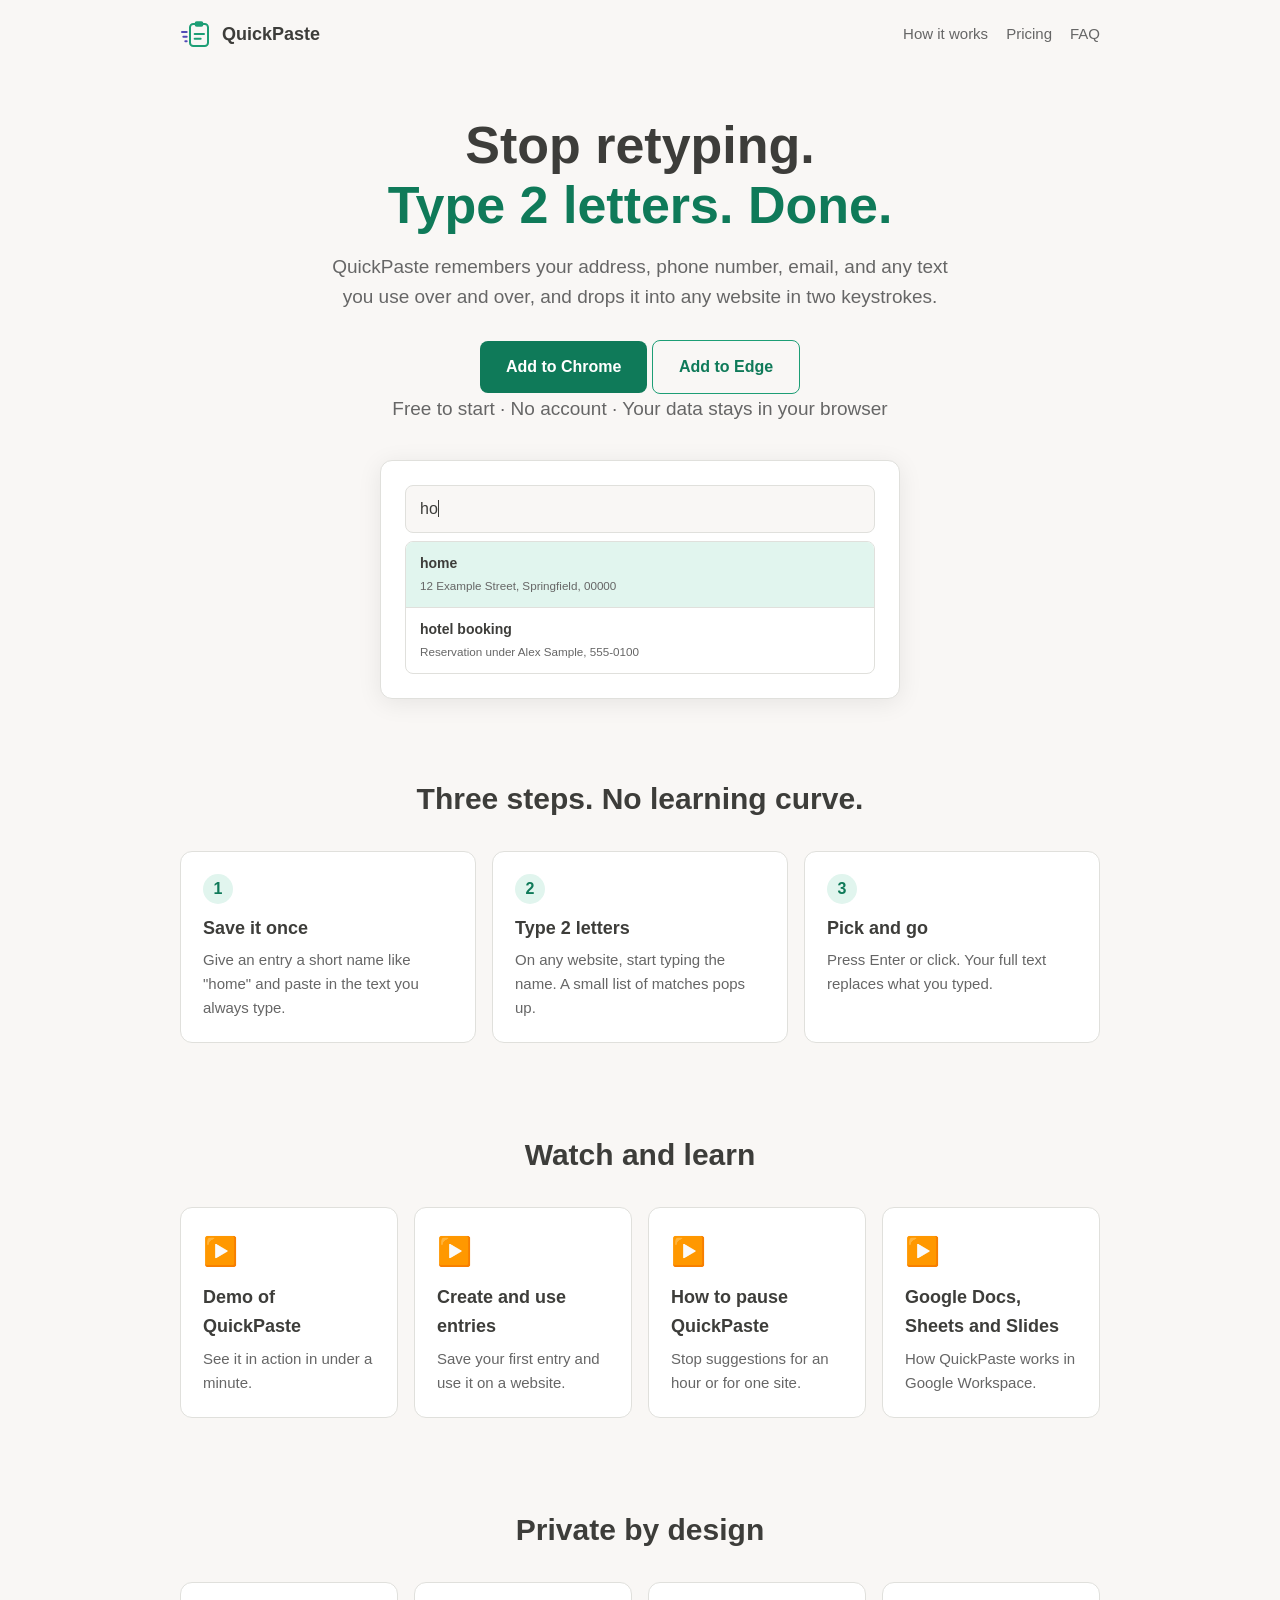
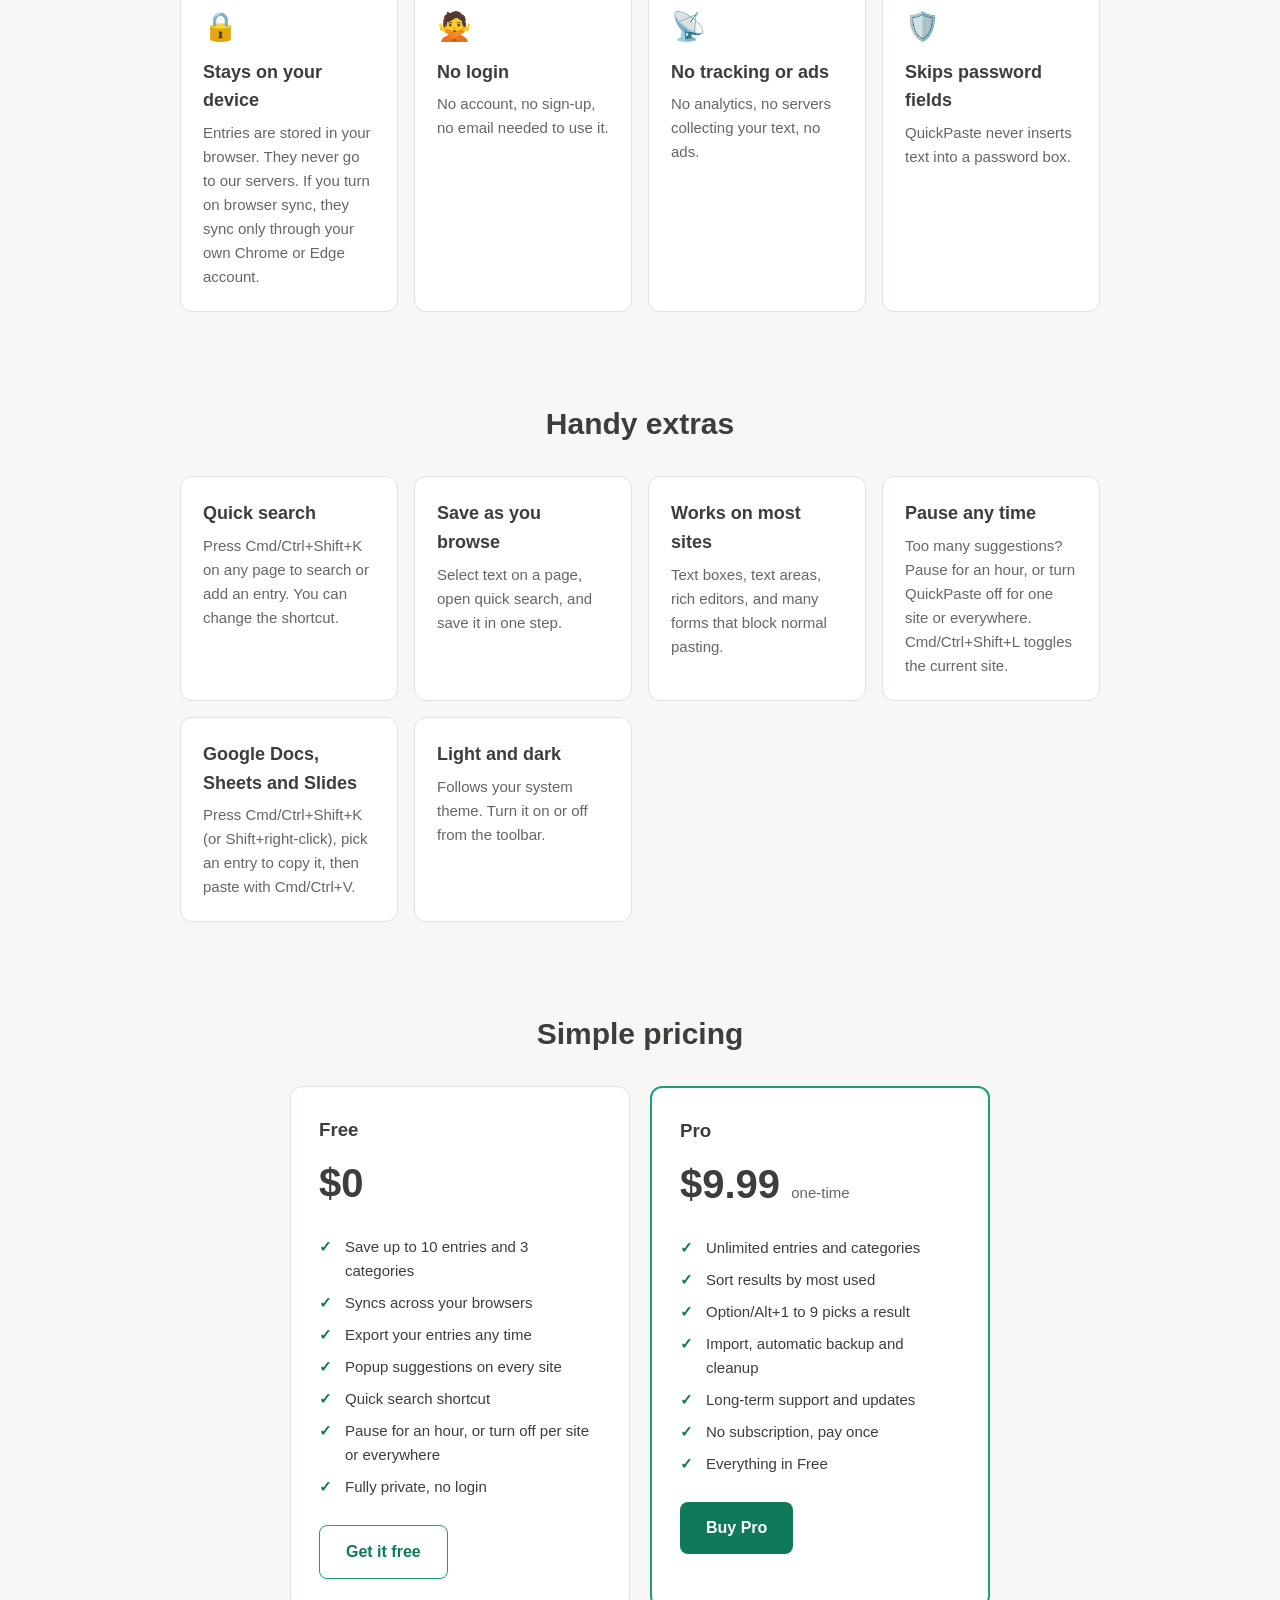
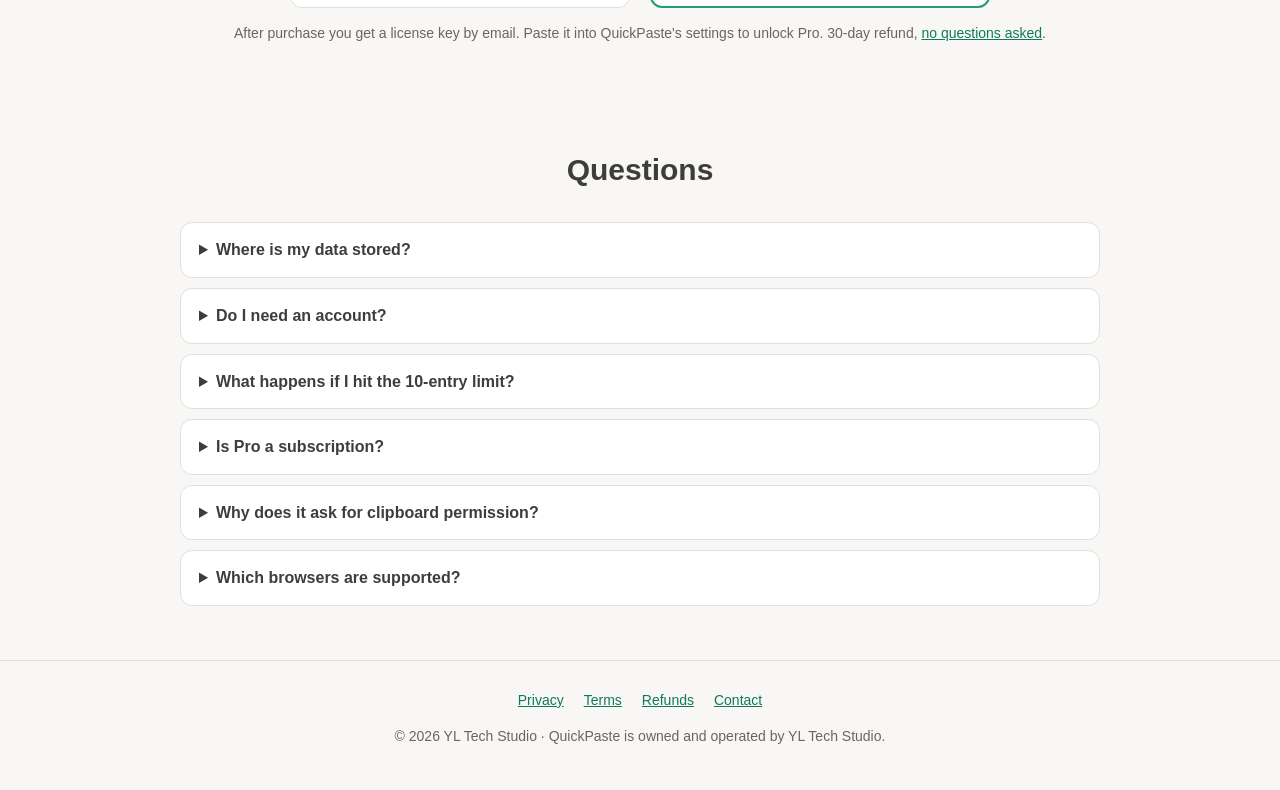
<file: index.html>
<!doctype html>
<html lang="en">
<head>
<meta charset="utf-8">
<meta name="viewport" content="width=device-width,initial-scale=1">
<title>QuickPaste: Type 2 letters, paste your address, phone, or any text</title>
<meta name="description" content="QuickPaste saves the text you retype every day. Type a few letters on any website, pick from the list, done. Private, local, no login. Free for 10 entries.">
<link rel="icon" href="icon.png">
<link rel="stylesheet" href="style.css">
</head>
<body>
<div class="wrap">
  <nav>
    <a class="brand" href="./"><img src="logo.svg" alt="">QuickPaste</a>
    <div class="links"><a href="#how">How it works</a><a href="#pricing">Pricing</a><a href="#faq">FAQ</a></div>
  </nav>

  <header class="hero">
    <h1>Stop retyping.<br><span>Type 2 letters. Done.</span></h1>
    <p>QuickPaste remembers your address, phone number, email, and any text you use over and over, and drops it into any website in two keystrokes.</p>
    <a class="btn" href="CHROME_STORE_URL">Add to Chrome</a>
    <a class="btn alt" href="EDGE_STORE_URL">Add to Edge</a>
    <p class="note">Free to start · No account · Your data stays in your browser</p>

    <div class="demo" aria-hidden="true">
      <div class="field">ho<span class="caret"></span></div>
      <div class="list">
        <div class="item on"><b>home</b><small>12 Example Street, Springfield, 00000</small></div>
        <div class="item"><b>hotel booking</b><small>Reservation under Alex Sample, 555-0100</small></div>
      </div>
    </div>
  </header>

  <section id="how">
    <h2>Three steps. No learning curve.</h2>
    <div class="steps">
      <div class="card"><h3>Save it once</h3><p>Give an entry a short name like "home" and paste in the text you always type.</p></div>
      <div class="card"><h3>Type 2 letters</h3><p>On any website, start typing the name. A small list of matches pops up.</p></div>
      <div class="card"><h3>Pick and go</h3><p>Press Enter or click. Your full text replaces what you typed.</p></div>
    </div>
  </section>

  <section id="videos">
    <h2>Watch and learn</h2>
    <div class="grid">
      <a class="card vid" href="https://youtu.be/emdoB134vuQ" target="_blank" rel="noopener"><div class="ico">▶️</div><h3>Demo of QuickPaste</h3><p>See it in action in under a minute.</p></a>
      <a class="card vid" href="https://youtu.be/vreVDL9uQxc" target="_blank" rel="noopener"><div class="ico">▶️</div><h3>Create and use entries</h3><p>Save your first entry and use it on a website.</p></a>
      <a class="card vid" href="https://youtu.be/lPt4qMxwhac" target="_blank" rel="noopener"><div class="ico">▶️</div><h3>How to pause QuickPaste</h3><p>Stop suggestions for an hour or for one site.</p></a>
      <a class="card vid" href="https://youtu.be/1Cj3-TtY2xQ" target="_blank" rel="noopener"><div class="ico">▶️</div><h3>Google Docs, Sheets and Slides</h3><p>How QuickPaste works in Google Workspace.</p></a>
    </div>
  </section>

  <section>
    <h2>Private by design</h2>
    <div class="grid">
      <div class="card"><div class="ico">🔒</div><h3>Stays on your device</h3><p>Entries are stored in your browser. They never go to our servers. If you turn on browser sync, they sync only through your own Chrome or Edge account.</p></div>
      <div class="card"><div class="ico">🙅</div><h3>No login</h3><p>No account, no sign-up, no email needed to use it.</p></div>
      <div class="card"><div class="ico">📡</div><h3>No tracking or ads</h3><p>No analytics, no servers collecting your text, no ads.</p></div>
      <div class="card"><div class="ico">🛡️</div><h3>Skips password fields</h3><p>QuickPaste never inserts text into a password box.</p></div>
    </div>
  </section>

  <section>
    <h2>Handy extras</h2>
    <div class="grid">
      <div class="card"><h3>Quick search</h3><p>Press Cmd/Ctrl+Shift+K on any page to search or add an entry. You can change the shortcut.</p></div>
      <div class="card"><h3>Save as you browse</h3><p>Select text on a page, open quick search, and save it in one step.</p></div>
      <div class="card"><h3>Works on most sites</h3><p>Text boxes, text areas, rich editors, and many forms that block normal pasting.</p></div>
      <div class="card"><h3>Pause any time</h3><p>Too many suggestions? Pause for an hour, or turn QuickPaste off for one site or everywhere. Cmd/Ctrl+Shift+L toggles the current site.</p></div>
      <div class="card"><h3>Google Docs, Sheets and Slides</h3><p>Press Cmd/Ctrl+Shift+K (or Shift+right-click), pick an entry to copy it, then paste with Cmd/Ctrl+V.</p></div>
      <div class="card"><h3>Light and dark</h3><p>Follows your system theme. Turn it on or off from the toolbar.</p></div>
    </div>
  </section>

  <section id="pricing">
    <h2>Simple pricing</h2>
    <div class="pricing">
      <div class="plan">
        <h3>Free</h3>
        <div class="price">$0</div>
        <ul>
          <li>Save up to 10 entries and 3 categories</li>
          <li>Syncs across your browsers</li>
          <li>Export your entries any time</li>
          <li>Popup suggestions on every site</li>
          <li>Quick search shortcut</li>
          <li>Pause for an hour, or turn off per site or everywhere</li>
          <li>Fully private, no login</li>
        </ul>
        <a class="btn alt" href="CHROME_STORE_URL">Get it free</a>
      </div>
      <div class="plan pro">
        <h3>Pro</h3>
        <div class="price">$9.99 <small>one-time</small></div>
        <ul>
          <li>Unlimited entries and categories</li>
          <li>Sort results by most used</li>
          <li>Option/Alt+1 to 9 picks a result</li>
          <li>Import, automatic backup and cleanup</li>
          <li>Long-term support and updates</li>
          <li>No subscription, pay once</li>
          <li>Everything in Free</li>
        </ul>
        <a class="btn" href="CHECKOUT_URL">Buy Pro</a>
      </div>
    </div>
    <p class="note" style="text-align:center">After purchase you get a license key by email. Paste it into QuickPaste's settings to unlock Pro. 30-day refund, <a href="refund.html">no questions asked</a>.</p>
  </section>

  <section id="faq">
    <h2>Questions</h2>
    <details><summary>Where is my data stored?</summary><p>In your own browser, using Chrome/Edge extension storage. QuickPaste has no servers that receive your entries. If you use browser sync, your entries sync through your own Google or Microsoft account, never through us.</p></details>
    <details><summary>Do I need an account?</summary><p>No. Install it and use it. Pro only needs the license key from your purchase email.</p></details>
    <details><summary>What happens if I hit the 10-entry limit?</summary><p>Nothing is deleted or locked. Your existing entries keep working and you can still edit or delete them. You just can't add an 11th until you delete one or upgrade to Pro.</p></details>
    <details><summary>Is Pro a subscription?</summary><p>No. It's a one-time $9.99 payment with long-term support and updates.</p></details>
    <details><summary>Why does it ask for clipboard permission?</summary><p>Some sites block ordinary typing and only accept a real paste. QuickPaste briefly uses the clipboard to insert your text, then restores what was there. Your clipboard contents are never stored or sent anywhere.</p></details>
    <details><summary>Which browsers are supported?</summary><p>Google Chrome and Microsoft Edge (and other Chromium browsers that install from the Chrome Web Store).</p></details>
  </section>
</div>

<footer>
  <a href="privacy.html">Privacy</a><a href="terms.html">Terms</a><a href="refund.html">Refunds</a><a href="mailto:support@yltechstudio.com">Contact</a>
  <p>© 2026 YL Tech Studio · QuickPaste is owned and operated by YL Tech Studio.</p>
</footer>
</body>
</html>
</file>
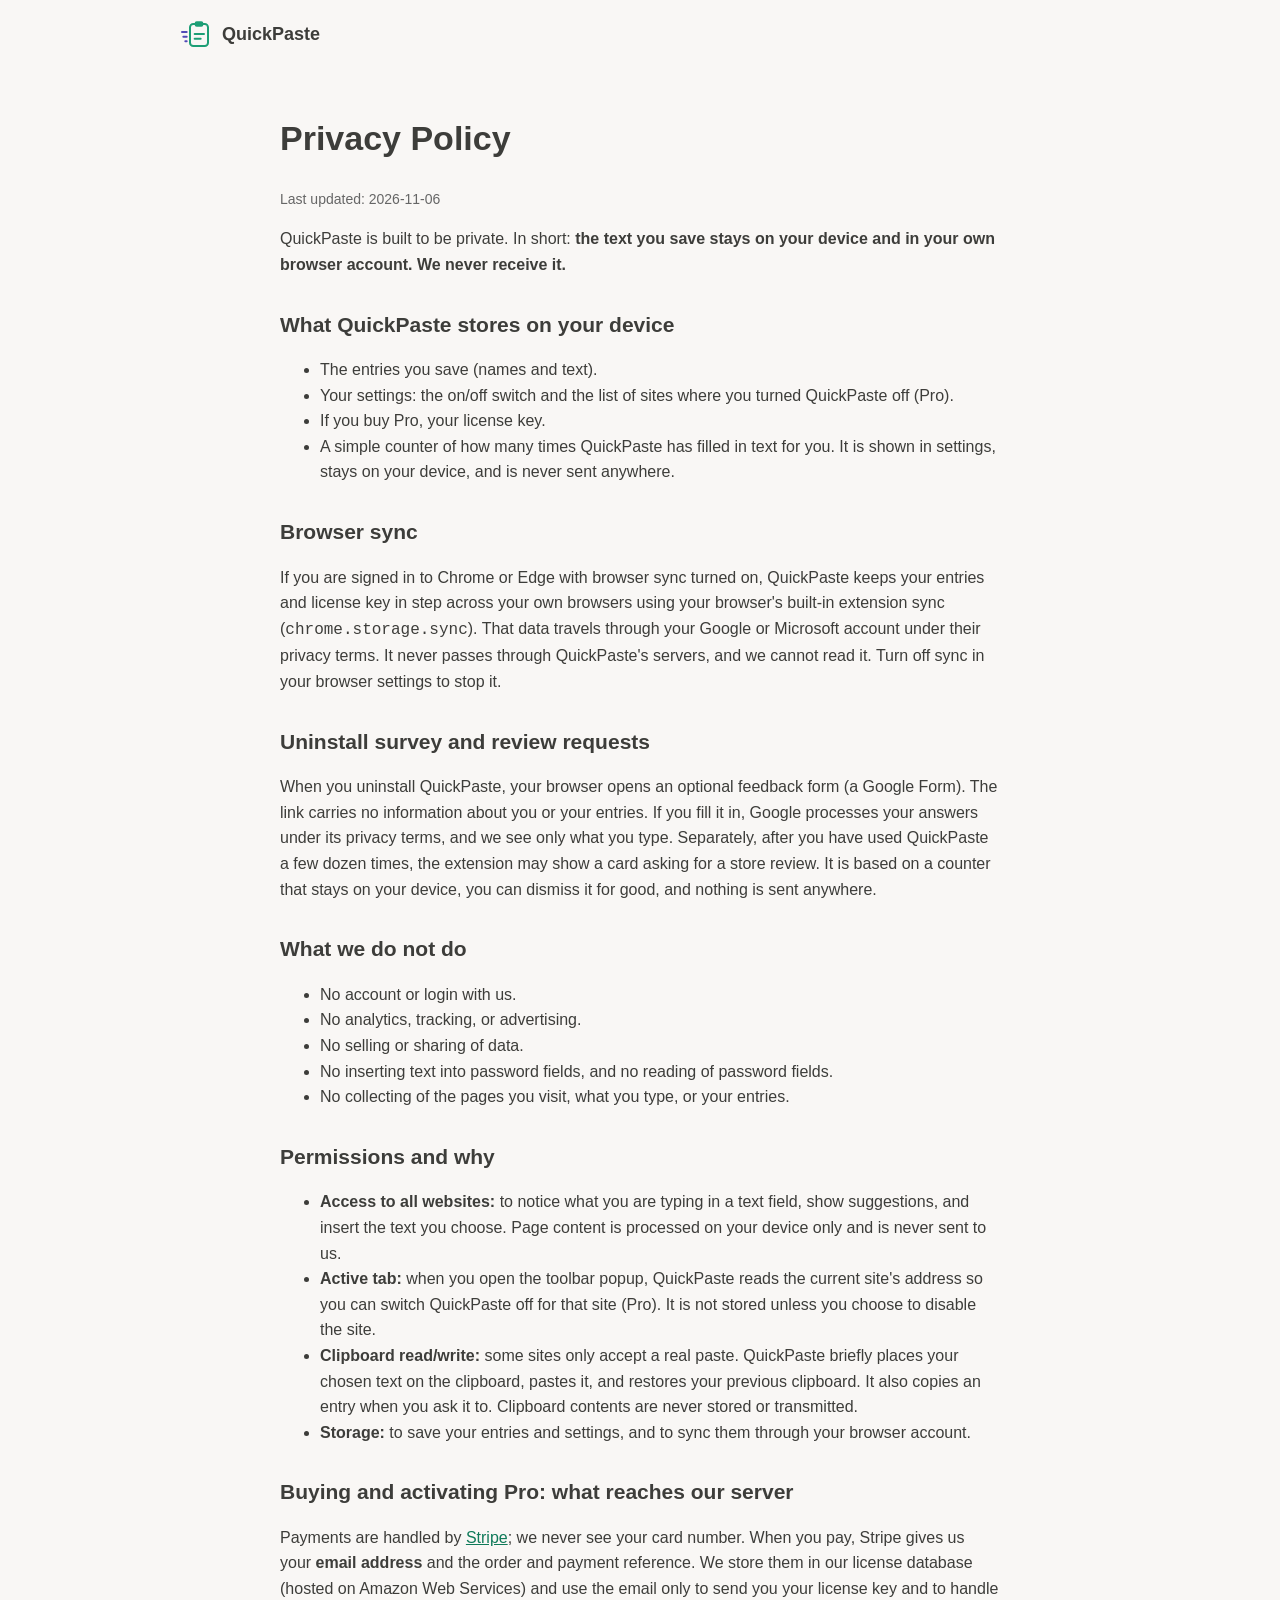
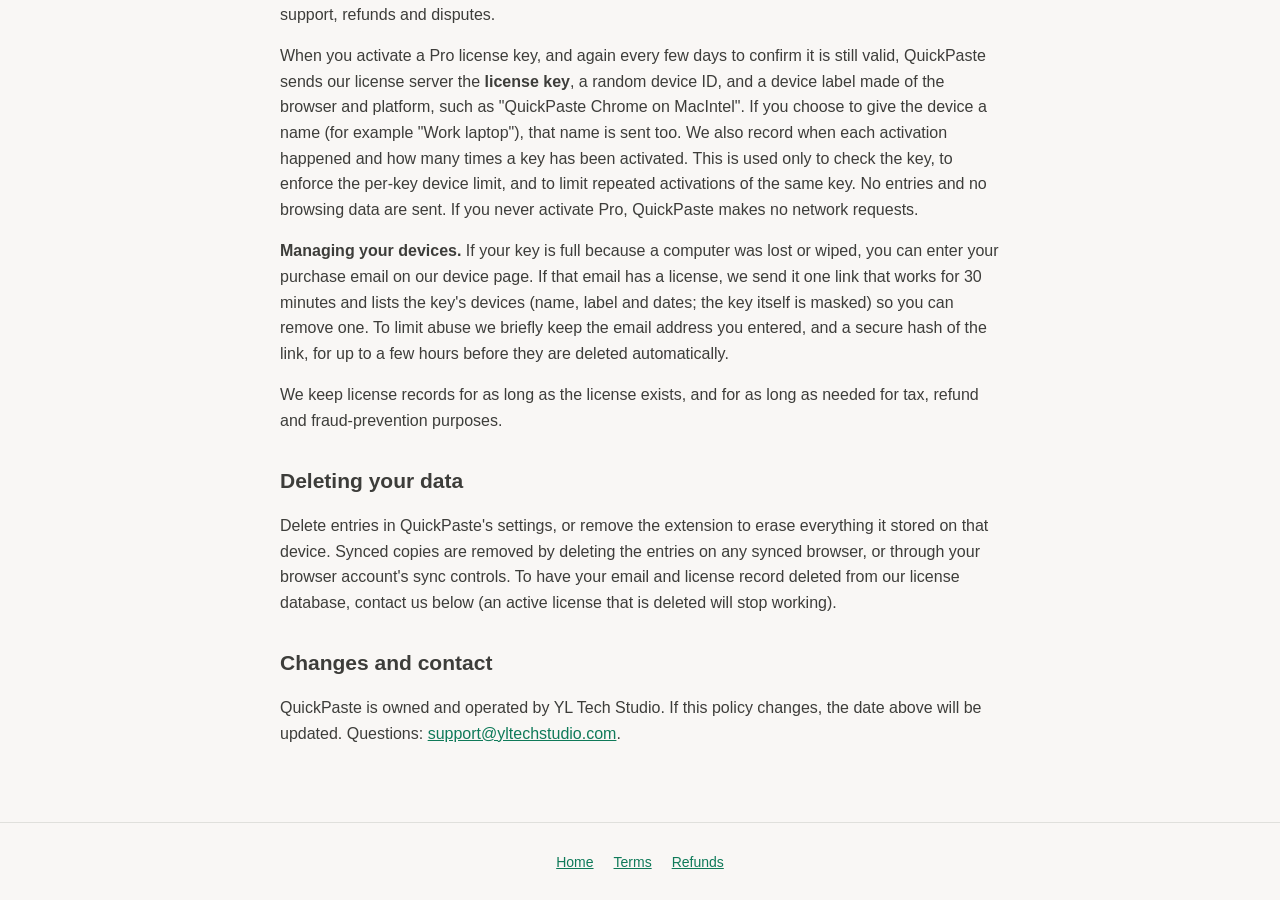
<file: privacy.html>
<!doctype html>
<html lang="en"><head><meta charset="utf-8"><meta name="viewport" content="width=device-width,initial-scale=1">
<title>Privacy Policy · QuickPaste</title><link rel="icon" href="icon.png"><link rel="stylesheet" href="style.css"></head>
<body><div class="wrap">
<nav><a class="brand" href="./"><img src="logo.svg" alt="">QuickPaste</a></nav>
<div class="doc">
<h1>Privacy Policy</h1>
<p class="updated">Last updated: 2026-11-06</p>
<p>QuickPaste is built to be private. In short: <strong>the text you save stays on your device and in your own browser account. We never receive it.</strong></p>

<h2>What QuickPaste stores on your device</h2>
<ul>
<li>The entries you save (names and text).</li>
<li>Your settings: the on/off switch and the list of sites where you turned QuickPaste off (Pro).</li>
<li>If you buy Pro, your license key.</li>
<li>A simple counter of how many times QuickPaste has filled in text for you. It is shown in settings, stays on your device, and is never sent anywhere.</li>
</ul>

<h2>Browser sync</h2>
<p>If you are signed in to Chrome or Edge with browser sync turned on, QuickPaste keeps your entries and license key in step across your own browsers using your browser's built-in extension sync (<code>chrome.storage.sync</code>). That data travels through your Google or Microsoft account under their privacy terms. It never passes through QuickPaste's servers, and we cannot read it. Turn off sync in your browser settings to stop it.</p>

<h2>Uninstall survey and review requests</h2>
<p>When you uninstall QuickPaste, your browser opens an optional feedback form (a Google Form). The link carries no information about you or your entries. If you fill it in, Google processes your answers under its privacy terms, and we see only what you type. Separately, after you have used QuickPaste a few dozen times, the extension may show a card asking for a store review. It is based on a counter that stays on your device, you can dismiss it for good, and nothing is sent anywhere.</p>

<h2>What we do not do</h2>
<ul>
<li>No account or login with us.</li>
<li>No analytics, tracking, or advertising.</li>
<li>No selling or sharing of data.</li>
<li>No inserting text into password fields, and no reading of password fields.</li>
<li>No collecting of the pages you visit, what you type, or your entries.</li>
</ul>

<h2>Permissions and why</h2>
<ul>
<li><strong>Access to all websites:</strong> to notice what you are typing in a text field, show suggestions, and insert the text you choose. Page content is processed on your device only and is never sent to us.</li>
<li><strong>Active tab:</strong> when you open the toolbar popup, QuickPaste reads the current site's address so you can switch QuickPaste off for that site (Pro). It is not stored unless you choose to disable the site.</li>
<li><strong>Clipboard read/write:</strong> some sites only accept a real paste. QuickPaste briefly places your chosen text on the clipboard, pastes it, and restores your previous clipboard. It also copies an entry when you ask it to. Clipboard contents are never stored or transmitted.</li>
<li><strong>Storage:</strong> to save your entries and settings, and to sync them through your browser account.</li>
</ul>

<h2>Buying and activating Pro: what reaches our server</h2>
<p>Payments are handled by <a href="https://stripe.com/privacy">Stripe</a>; we never see your card number. When you pay, Stripe gives us your <strong>email address</strong> and the order and payment reference. We store them in our license database (hosted on Amazon Web Services) and use the email only to send you your license key and to handle support, refunds and disputes.</p>
<p>When you activate a Pro license key, and again every few days to confirm it is still valid, QuickPaste sends our license server the <strong>license key</strong>, a random device ID, and a device label made of the browser and platform, such as "QuickPaste Chrome on MacIntel". If you choose to give the device a name (for example "Work laptop"), that name is sent too. We also record when each activation happened and how many times a key has been activated. This is used only to check the key, to enforce the per-key device limit, and to limit repeated activations of the same key. No entries and no browsing data are sent. If you never activate Pro, QuickPaste makes no network requests.</p>
<p><strong>Managing your devices.</strong> If your key is full because a computer was lost or wiped, you can enter your purchase email on our device page. If that email has a license, we send it one link that works for 30 minutes and lists the key's devices (name, label and dates; the key itself is masked) so you can remove one. To limit abuse we briefly keep the email address you entered, and a secure hash of the link, for up to a few hours before they are deleted automatically.</p>
<p>We keep license records for as long as the license exists, and for as long as needed for tax, refund and fraud-prevention purposes.</p>

<h2>Deleting your data</h2>
<p>Delete entries in QuickPaste's settings, or remove the extension to erase everything it stored on that device. Synced copies are removed by deleting the entries on any synced browser, or through your browser account's sync controls. To have your email and license record deleted from our license database, contact us below (an active license that is deleted will stop working).</p>

<h2>Changes and contact</h2>
<p>QuickPaste is owned and operated by YL Tech Studio. If this policy changes, the date above will be updated. Questions: <a href="mailto:support@yltechstudio.com">support@yltechstudio.com</a>.</p>
</div></div>
<footer><a href="./">Home</a><a href="terms.html">Terms</a><a href="refund.html">Refunds</a></footer>
</body></html>
</file>
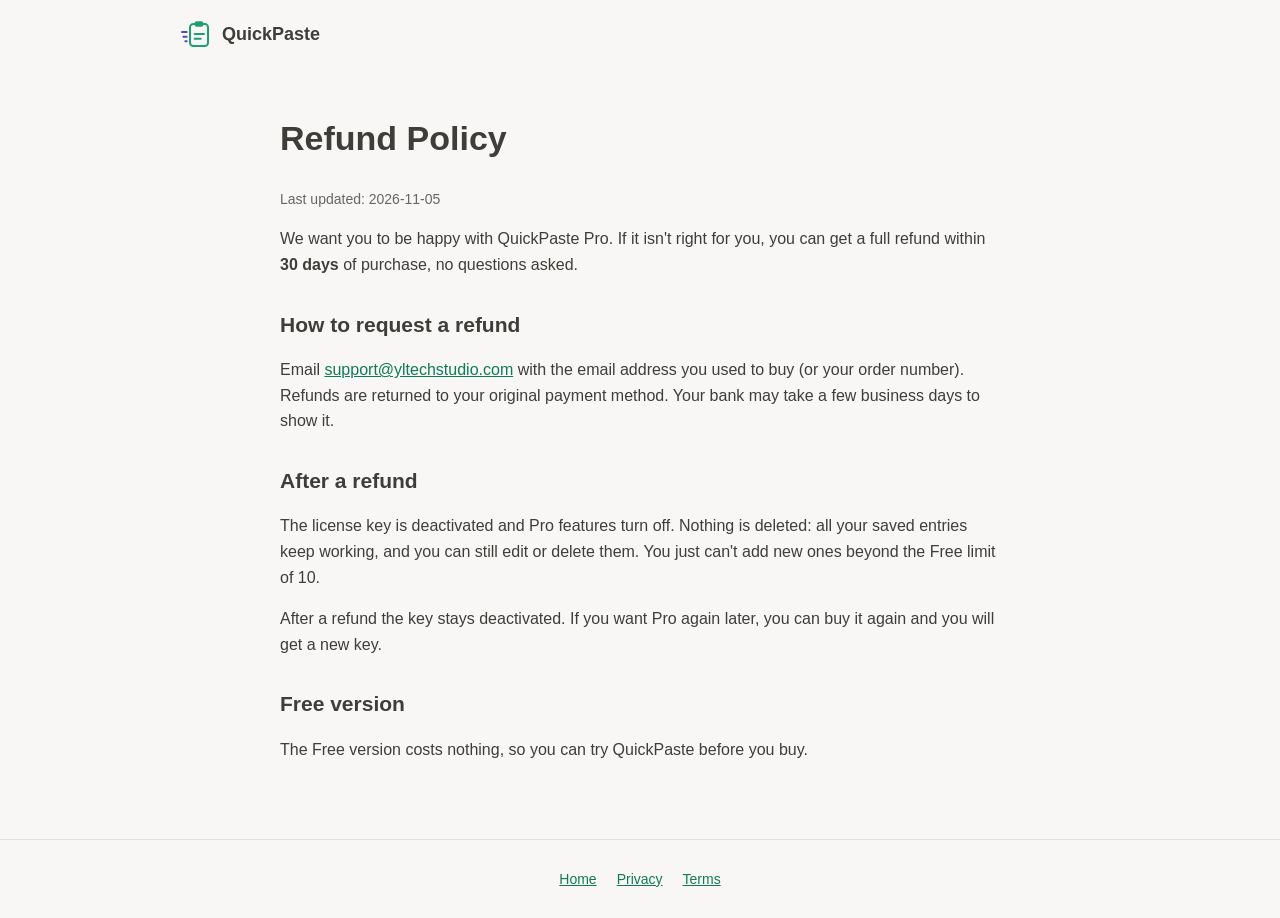
<file: refund.html>
<!doctype html>
<html lang="en"><head><meta charset="utf-8"><meta name="viewport" content="width=device-width,initial-scale=1">
<title>Refund Policy · QuickPaste</title><link rel="icon" href="icon.png"><link rel="stylesheet" href="style.css"></head>
<body><div class="wrap">
<nav><a class="brand" href="./"><img src="logo.svg" alt="">QuickPaste</a></nav>
<div class="doc">
<h1>Refund Policy</h1>
<p class="updated">Last updated: 2026-11-05</p>
<p>We want you to be happy with QuickPaste Pro. If it isn't right for you, you can get a full refund within <strong>30 days</strong> of purchase, no questions asked.</p>

<h2>How to request a refund</h2>
<p>Email <a href="mailto:support@yltechstudio.com">support@yltechstudio.com</a> with the email address you used to buy (or your order number). Refunds are returned to your original payment method. Your bank may take a few business days to show it.</p>

<h2>After a refund</h2>
<p>The license key is deactivated and Pro features turn off. Nothing is deleted: all your saved entries keep working, and you can still edit or delete them. You just can't add new ones beyond the Free limit of 10.</p>
<p>After a refund the key stays deactivated. If you want Pro again later, you can buy it again and you will get a new key.</p>

<h2>Free version</h2>
<p>The Free version costs nothing, so you can try QuickPaste before you buy.</p>
</div></div>
<footer><a href="./">Home</a><a href="privacy.html">Privacy</a><a href="terms.html">Terms</a></footer>
</body></html>
</file>
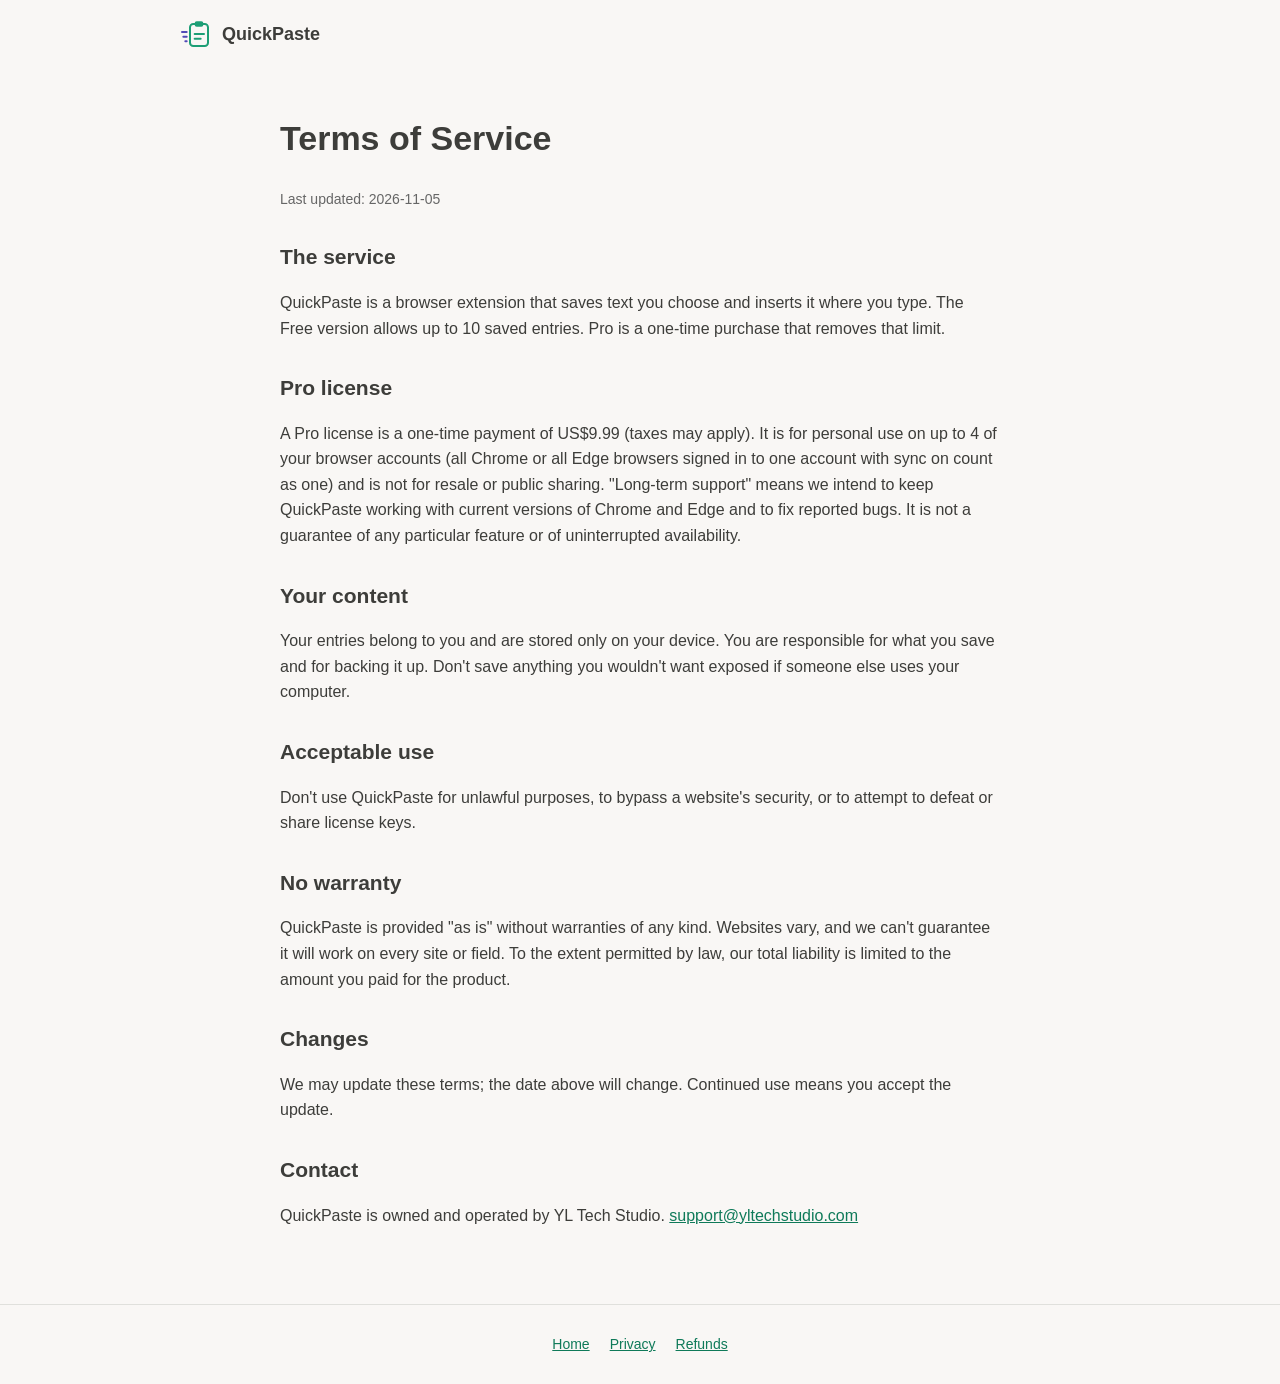
<file: terms.html>
<!doctype html>
<html lang="en"><head><meta charset="utf-8"><meta name="viewport" content="width=device-width,initial-scale=1">
<title>Terms of Service · QuickPaste</title><link rel="icon" href="icon.png"><link rel="stylesheet" href="style.css"></head>
<body><div class="wrap">
<nav><a class="brand" href="./"><img src="logo.svg" alt="">QuickPaste</a></nav>
<div class="doc">
<h1>Terms of Service</h1>
<p class="updated">Last updated: 2026-11-05</p>

<h2>The service</h2>
<p>QuickPaste is a browser extension that saves text you choose and inserts it where you type. The Free version allows up to 10 saved entries. Pro is a one-time purchase that removes that limit.</p>

<h2>Pro license</h2>
<p>A Pro license is a one-time payment of US$9.99 (taxes may apply). It is for personal use on up to 4 of your browser accounts (all Chrome or all Edge browsers signed in to one account with sync on count as one) and is not for resale or public sharing. "Long-term support" means we intend to keep QuickPaste working with current versions of Chrome and Edge and to fix reported bugs. It is not a guarantee of any particular feature or of uninterrupted availability.</p>

<h2>Your content</h2>
<p>Your entries belong to you and are stored only on your device. You are responsible for what you save and for backing it up. Don't save anything you wouldn't want exposed if someone else uses your computer.</p>

<h2>Acceptable use</h2>
<p>Don't use QuickPaste for unlawful purposes, to bypass a website's security, or to attempt to defeat or share license keys.</p>

<h2>No warranty</h2>
<p>QuickPaste is provided "as is" without warranties of any kind. Websites vary, and we can't guarantee it will work on every site or field. To the extent permitted by law, our total liability is limited to the amount you paid for the product.</p>

<h2>Changes</h2>
<p>We may update these terms; the date above will change. Continued use means you accept the update.</p>

<h2>Contact</h2>
<p>QuickPaste is owned and operated by YL Tech Studio. <a href="mailto:support@yltechstudio.com">support@yltechstudio.com</a></p>
</div></div>
<footer><a href="./">Home</a><a href="privacy.html">Privacy</a><a href="refund.html">Refunds</a></footer>
</body></html>
</file>
<file: style.css>
:root{--teal:#1D9E75;--teal-hover:#178562;--teal-text:#0F7A59;--tint:#E1F5EE;--purple:#534AB7;--text:#3D3D3A;--text2:#666;--bg:#F9F7F5;--surface:#fff;--border:#E0E0DC;--radius:12px}
@media (prefers-color-scheme:dark){:root{--teal:#2BB88A;--teal-hover:#4CCBA1;--teal-text:#4CCBA1;--tint:rgba(43,184,138,.16);--purple:#8F88E8;--text:#ECEBE6;--text2:#B4B3AC;--bg:#1C1C1A;--surface:#262624;--border:#3F3F3B}}
*{box-sizing:border-box}
body{margin:0;font:16px/1.6 -apple-system,BlinkMacSystemFont,"Segoe UI",Roboto,sans-serif;background:var(--bg);color:var(--text)}
a{color:var(--teal-text)}
.wrap{max-width:960px;margin:0 auto;padding:0 20px}
nav{display:flex;align-items:center;justify-content:space-between;padding:18px 0}
nav .brand{display:flex;align-items:center;gap:10px;font-weight:700;font-size:18px;color:var(--text);text-decoration:none}
nav .brand img{width:32px;height:32px}
nav .links a{margin-left:18px;text-decoration:none;color:var(--text2);font-size:15px}
.hero{text-align:center;padding:48px 0 32px}
.hero h1{font-size:clamp(32px,6vw,52px);line-height:1.15;margin:0 0 16px}
.hero h1 span{color:var(--teal-text)}
.hero p{font-size:19px;color:var(--text2);max-width:620px;margin:0 auto 28px}
.btn{display:inline-block;padding:13px 26px;border-radius:8px;background:#0F7A59;color:#fff;font-weight:600;text-decoration:none;border:0}
.btn:hover{background:#0b6248}
.btn.alt{background:transparent;color:var(--teal-text);border:1.5px solid var(--teal)}
.note{font-size:14px;color:var(--text2);margin-top:14px}
.demo{background:var(--surface);border:1px solid var(--border);border-radius:var(--radius);padding:24px;max-width:520px;margin:36px auto 0;text-align:left;box-shadow:0 4px 24px rgba(0,0,0,.08)}
.demo .field{border:1px solid var(--border);border-radius:8px;padding:10px 14px;font-size:16px;background:var(--bg)}
.demo .caret{display:inline-block;width:1px;height:1.1em;background:var(--text);vertical-align:text-bottom}
.demo .list{margin-top:8px;border:1px solid var(--border);border-radius:8px;overflow:hidden}
.demo .item{padding:10px 14px;font-size:14px;border-bottom:1px solid var(--border)}
.demo .item:last-child{border:0}
.demo .item.on{background:var(--tint)}
.demo .item b{display:block;font-size:14px}
.demo .item small{color:var(--text2)}
section{padding:44px 0}
h2{font-size:30px;text-align:center;margin:0 0 28px}
.grid{display:grid;grid-template-columns:repeat(auto-fit,minmax(210px,1fr));gap:16px}
.card{background:var(--surface);border:1px solid var(--border);border-radius:var(--radius);padding:22px}
.card h3{margin:0 0 6px;font-size:18px}
.card p{margin:0;color:var(--text2);font-size:15px}
.card .ico{font-size:28px;margin-bottom:8px}
.steps{counter-reset:s;display:grid;grid-template-columns:repeat(auto-fit,minmax(240px,1fr));gap:16px}
.steps .card::before{counter-increment:s;content:counter(s);display:inline-flex;width:30px;height:30px;border-radius:50%;background:var(--tint);color:var(--teal-text);font-weight:700;align-items:center;justify-content:center;margin-bottom:10px}
.pricing{display:grid;grid-template-columns:repeat(auto-fit,minmax(260px,1fr));gap:20px;max-width:700px;margin:0 auto}
.plan{background:var(--surface);border:1px solid var(--border);border-radius:var(--radius);padding:28px}
.plan.pro{border:2px solid var(--teal)}
.plan h3{margin:0}
.price{font-size:40px;font-weight:700;margin:6px 0}
.price small{font-size:15px;font-weight:400;color:var(--text2)}
.plan ul{padding-left:0;list-style:none;margin:16px 0 22px}
.plan li{padding:4px 0 4px 26px;position:relative;font-size:15px}
.plan li::before{content:"✓";position:absolute;left:0;color:var(--teal-text);font-weight:700}
details{background:var(--surface);border:1px solid var(--border);border-radius:var(--radius);padding:14px 18px;margin-bottom:10px}
summary{cursor:pointer;font-weight:600}
details p{color:var(--text2);margin:10px 0 0}
footer{border-top:1px solid var(--border);padding:28px 0;text-align:center;color:var(--text2);font-size:14px}
footer a{margin:0 10px}
.doc{max-width:720px;margin:0 auto;padding:20px 0 60px}
.doc h1{font-size:34px}
.doc h2{text-align:left;font-size:21px;margin:30px 0 8px}
.doc .updated{color:var(--text2);font-size:14px}

a.card.vid{text-decoration:none;color:inherit;display:block}
a.card.vid:hover{border-color:var(--teal)}
</file>
